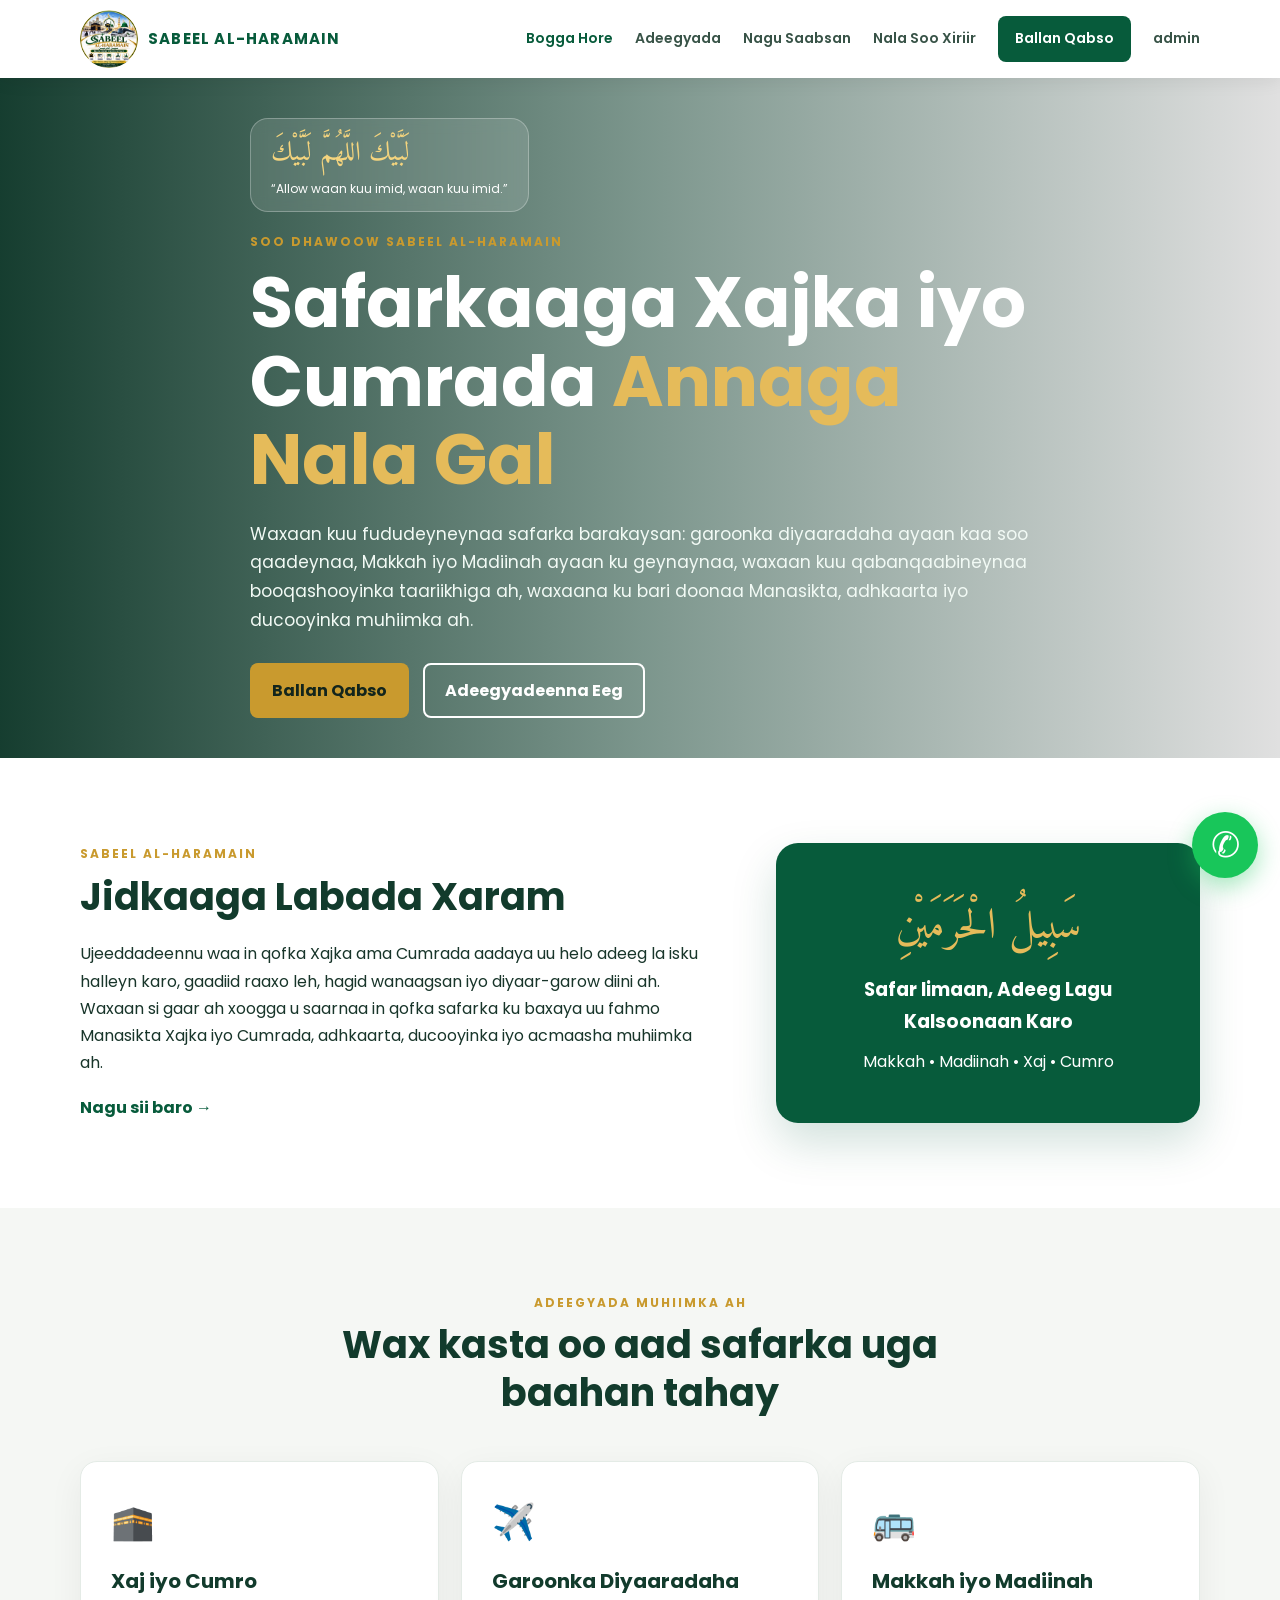
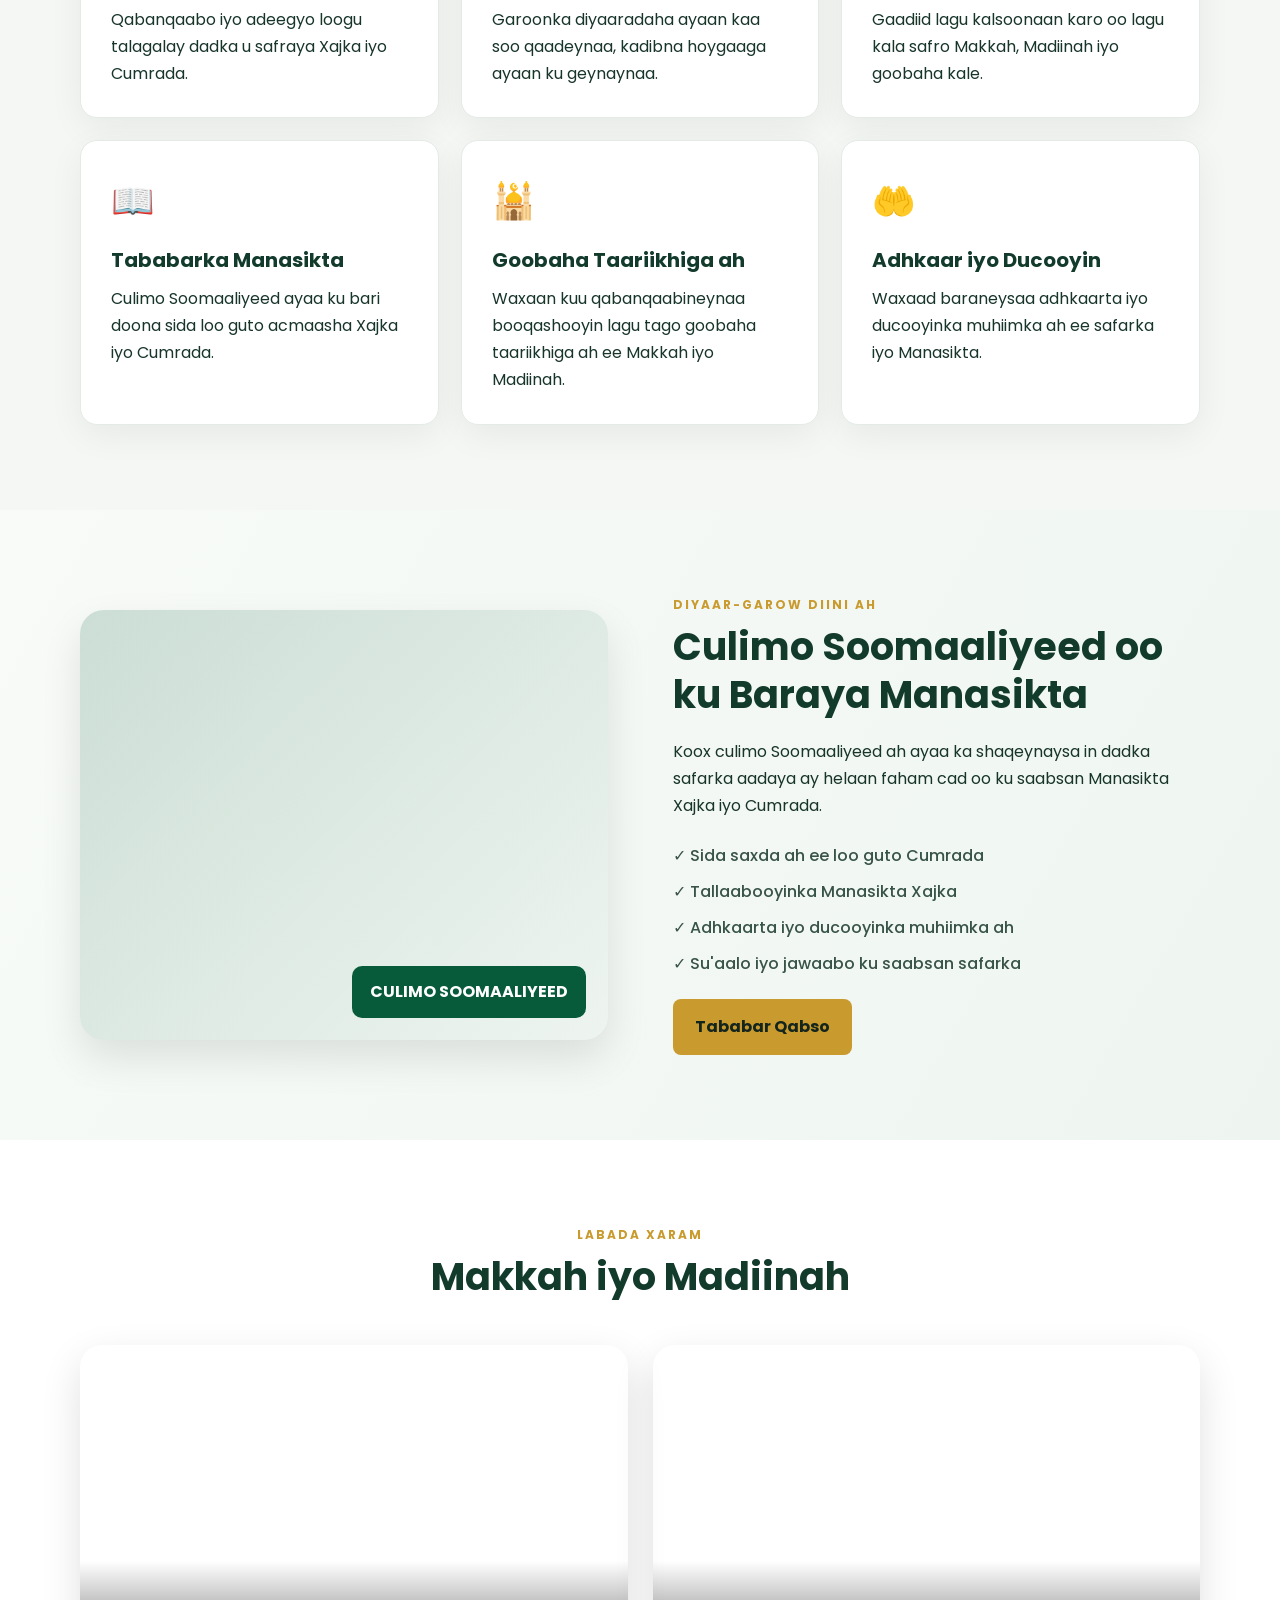
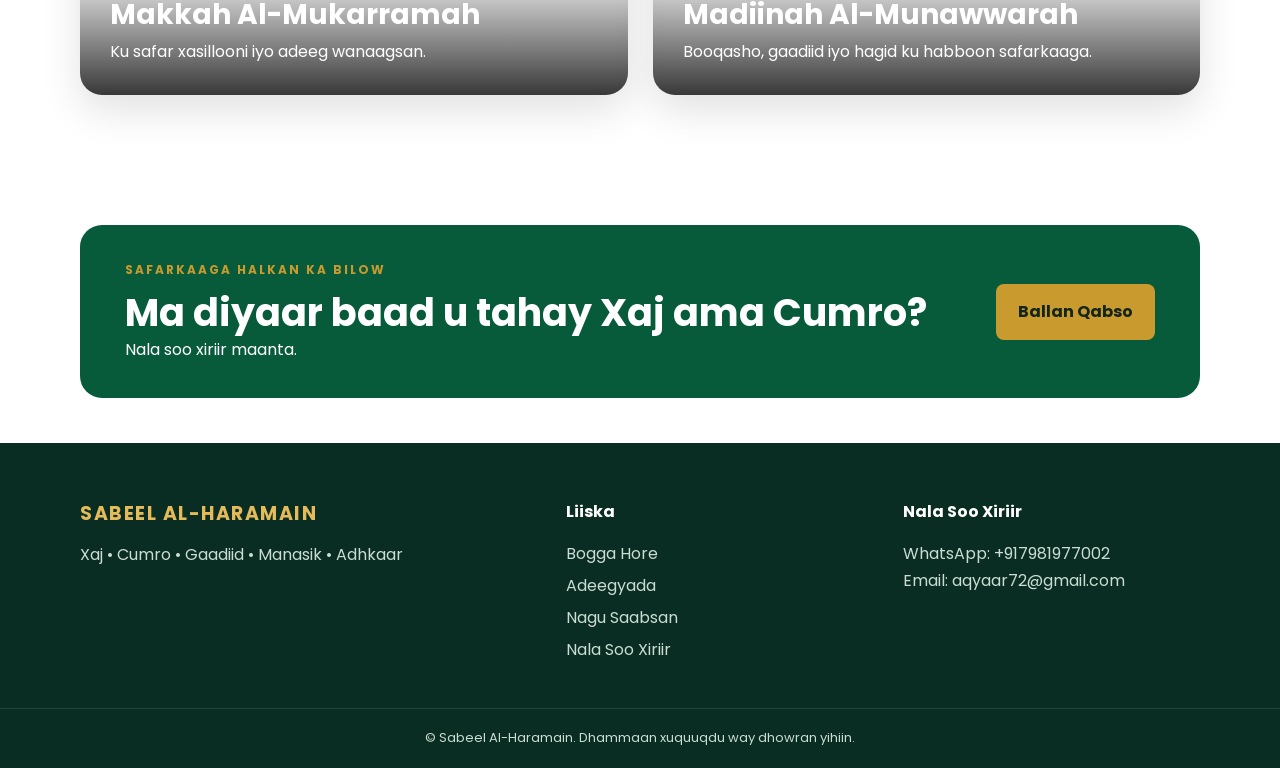
<file: index.html>
<!DOCTYPE html>
<html lang="so">
<head>
<meta charset="UTF-8"><meta name="viewport" content="width=device-width, initial-scale=1.0">
<meta name="description" content="Sabeel Al-Haramain - adeegyada Xajka, Cumrada, gaadiidka Makkah iyo Madiinah, qaadista garoonka diyaaradaha, booqashooyinka taariikhiga ah, tababarka Manasikta iyo barashada adhkaarta iyo ducooyinka.">
<title>Sabeel Al-Haramain | Xajka iyo Cumrada</title>
<link rel="stylesheet" href="css/style.css">
<link href="https://fonts.googleapis.com/css2?family=Amiri:wght@400;700&family=Poppins:wght@300;400;500;600;700&display=swap" rel="stylesheet">
</head>
<body>
<header class="header">
<div class="container nav">
<a class="brand" href="index.html"><img src="images/logo.png" alt="Astaanta Sabeel Al-Haramain"><span>SABEEL AL-HARAMAIN</span></a>
<button class="menu-btn" aria-label="Fur liiska">☰</button>
<nav id="navMenu">
<a class="active" href="index.html">Bogga Hore</a><a href="services.html">Adeegyada</a><a href="about.html">Nagu Saabsan</a><a href="contact.html">Nala Soo Xiriir</a><a class="book-btn" href="appointment.html">Ballan Qabso</a>
<a href="admin-login.html">admin</a></nav>
</div>
</header>

<section class="hero hero-home">
<div class="hero-overlay"></div>
<div class="container hero-content">
<div class="floating-dua">
<div class="dua-arabic">لَبَّيْكَ اللَّهُمَّ لَبَّيْكَ</div>
<div class="dua-so">“Allow waan kuu imid, waan kuu imid.”</div>
</div>
<p class="eyebrow">SOO DHAWOOW SABEEL AL-HARAMAIN</p>
<h1>Safarkaaga Xajka iyo Cumrada <span>Annaga Nala Gal</span></h1>
<p>Waxaan kuu fududeyneynaa safarka barakaysan: garoonka diyaaradaha ayaan kaa soo qaadeynaa, Makkah iyo Madiinah ayaan ku geynaynaa, waxaan kuu qabanqaabineynaa booqashooyinka taariikhiga ah, waxaana ku bari doonaa Manasikta, adhkaarta iyo ducooyinka muhiimka ah.</p>
<div class="hero-buttons"><a class="btn primary" href="appointment.html">Ballan Qabso</a><a class="btn outline" href="services.html">Adeegyadeenna Eeg</a></div>
</div>
</section>

<section class="welcome section">
<div class="container two-col">
<div><p class="eyebrow">SABEEL AL-HARAMAIN</p><h2>Jidkaaga Labada Xaram</h2>
<p>Ujeeddadeennu waa in qofka Xajka ama Cumrada aadaya uu helo adeeg la isku halleyn karo, gaadiid raaxo leh, hagid wanaagsan iyo diyaar-garow diini ah.</p>
<p>Waxaan si gaar ah xoogga u saarnaa in qofka safarka ku baxaya uu fahmo Manasikta Xajka iyo Cumrada, adhkaarta, ducooyinka iyo acmaasha muhiimka ah.</p>
<a class="text-link" href="about.html">Nagu sii baro →</a></div>
<div class="green-card"><div class="arabic-big">سَبِيلُ الْحَرَمَيْنِ</div><h3>Safar Iimaan, Adeeg Lagu Kalsoonaan Karo</h3><p>Makkah • Madiinah • Xaj • Cumro</p></div>
</div>
</section>

<section class="section light">
<div class="container"><div class="section-heading"><p class="eyebrow">ADEEGYADA MUHIIMKA AH</p><h2>Wax kasta oo aad safarka uga baahan tahay</h2></div>
<div class="cards">
<article class="card"><div class="icon">🕋</div><h3>Xaj iyo Cumro</h3><p>Qabanqaabo iyo adeegyo loogu talagalay dadka u safraya Xajka iyo Cumrada.</p></article>
<article class="card"><div class="icon">✈️</div><h3>Garoonka Diyaaradaha</h3><p>Garoonka diyaaradaha ayaan kaa soo qaadeynaa, kadibna hoygaaga ayaan ku geynaynaa.</p></article>
<article class="card"><div class="icon">🚌</div><h3>Makkah iyo Madiinah</h3><p>Gaadiid lagu kalsoonaan karo oo lagu kala safro Makkah, Madiinah iyo goobaha kale.</p></article>
<article class="card"><div class="icon">📖</div><h3>Tababarka Manasikta</h3><p>Culimo Soomaaliyeed ayaa ku bari doona sida loo guto acmaasha Xajka iyo Cumrada.</p></article>
<article class="card"><div class="icon">🕌</div><h3>Goobaha Taariikhiga ah</h3><p>Waxaan kuu qabanqaabineynaa booqashooyin lagu tago goobaha taariikhiga ah ee Makkah iyo Madiinah.</p></article>
<article class="card"><div class="icon">🤲</div><h3>Adhkaar iyo Ducooyin</h3><p>Waxaad baraneysaa adhkaarta iyo ducooyinka muhiimka ah ee safarka iyo Manasikta.</p></article>
</div></div>
</section>

<section class="section scholars">
<div class="container scholars-grid">
<div class="scholar-image"><div class="scholar-badge">CULIMO SOOMAALIYEED</div></div>
<div><p class="eyebrow">DIYAAR-GAROW DIINI AH</p><h2>Culimo Soomaaliyeed oo ku Baraya Manasikta</h2>
<p>Koox culimo Soomaaliyeed ah ayaa ka shaqeynaysa in dadka safarka aadaya ay helaan faham cad oo ku saabsan Manasikta Xajka iyo Cumrada.</p>
<ul class="check-list"><li>✓ Sida saxda ah ee loo guto Cumrada</li><li>✓ Tallaabooyinka Manasikta Xajka</li><li>✓ Adhkaarta iyo ducooyinka muhiimka ah</li><li>✓ Su'aalo iyo jawaabo ku saabsan safarka</li></ul>
<a class="btn primary" href="appointment.html">Tababar Qabso</a></div>
</div>
</section>

<section class="section cities">
<div class="container"><div class="section-heading"><p class="eyebrow">LABADA XARAM</p><h2>Makkah iyo Madiinah</h2></div>
<div class="city-grid"><div class="city makkah"><div><h3>Makkah Al-Mukarramah</h3><p>Ku safar xasillooni iyo adeeg wanaagsan.</p></div></div><div class="city madinah"><div><h3>Madiinah Al-Munawwarah</h3><p>Booqasho, gaadiid iyo hagid ku habboon safarkaaga.</p></div></div></div></div>
</section>

<section class="cta section"><div class="container cta-box"><div><p class="eyebrow">SAFARKAAGA HALKAN KA BILOW</p><h2>Ma diyaar baad u tahay Xaj ama Cumro?</h2><p>Nala soo xiriir maanta.</p></div><a class="btn primary" href="appointment.html">Ballan Qabso</a></div></section>

<footer class="footer"><div class="container footer-grid"><div><div class="footer-brand">SABEEL AL-HARAMAIN</div><p>Xaj • Cumro • Gaadiid • Manasik • Adhkaar</p></div><div><h4>Liiska</h4><a href="index.html">Bogga Hore</a><a href="services.html">Adeegyada</a><a href="about.html">Nagu Saabsan</a><a href="contact.html">Nala Soo Xiriir</a></div><div><h4>Nala Soo Xiriir</h4><p>WhatsApp: +917981977002</p><p>Email: aqyaar72@gmail.com</p></div></div><div class="copyright">© <span id="year"></span> Sabeel Al-Haramain. Dhammaan xuquuqdu way dhowran yihiin.</div></footer>
<a class="whatsapp-float" href="https://wa.me/917981977002" target="_blank" rel="noopener" aria-label="WhatsApp">✆<span>WhatsApp</span></a>
<script src="js/script.js"></script>
</body></html>
</file>
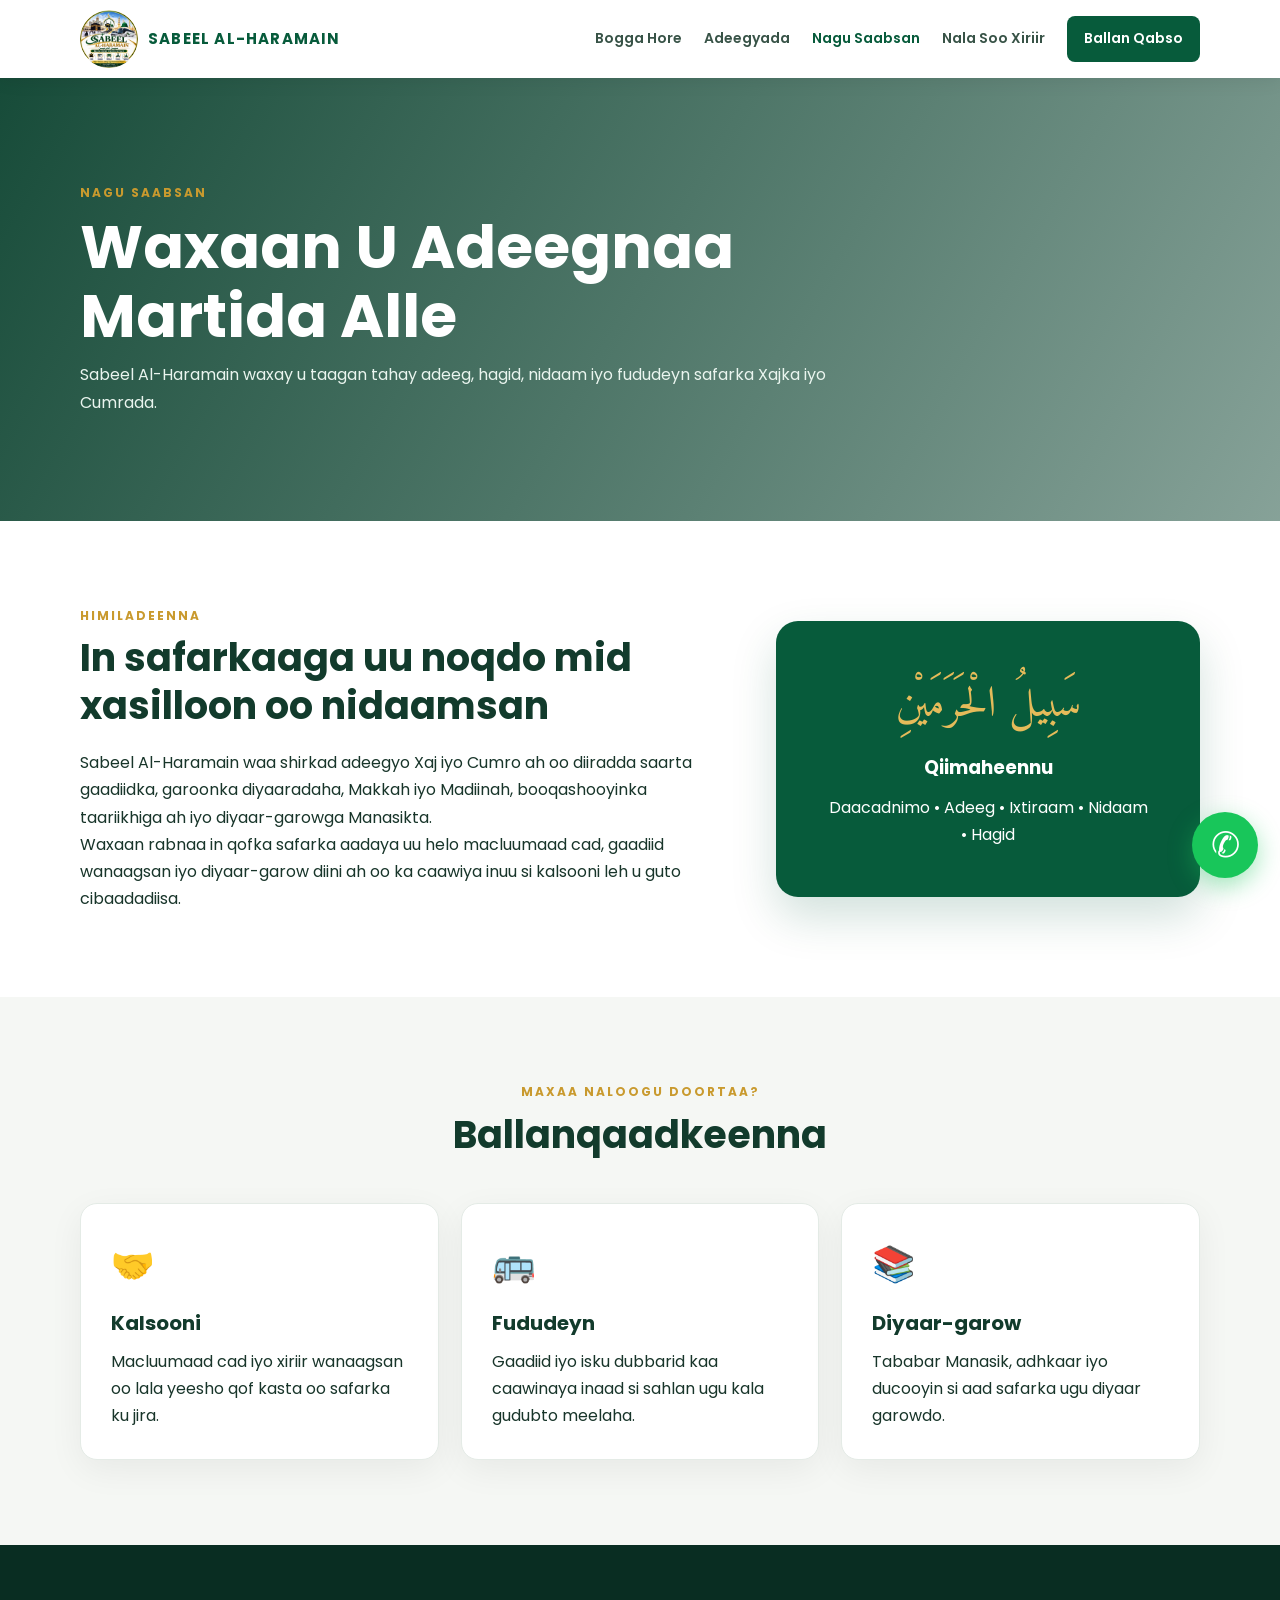
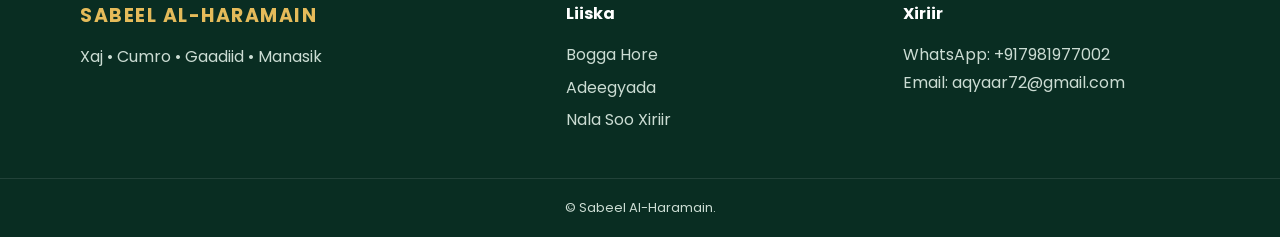
<file: about.html>
<!DOCTYPE html>
<html lang="so"><head><meta charset="UTF-8"><meta name="viewport" content="width=device-width, initial-scale=1.0"><meta name="description" content="Nagu saabsan Sabeel Al-Haramain."><title>Nagu Saabsan | Sabeel Al-Haramain</title><link rel="stylesheet" href="css/style.css"><link href="https://fonts.googleapis.com/css2?family=Amiri:wght@400;700&family=Poppins:wght@300;400;500;600;700&display=swap" rel="stylesheet"></head>
<body><header class="header"><div class="container nav"><a class="brand" href="index.html"><img src="images/logo.png" alt="Astaanta"><span>SABEEL AL-HARAMAIN</span></a><button class="menu-btn">☰</button><nav id="navMenu"><a href="index.html">Bogga Hore</a><a href="services.html">Adeegyada</a><a class="active" href="about.html">Nagu Saabsan</a><a href="contact.html">Nala Soo Xiriir</a><a class="book-btn" href="appointment.html">Ballan Qabso</a></nav></div></header>
<section class="page-hero madinah-hero"><div class="container"><p class="eyebrow">NAGU SAABSAN</p><h1>Waxaan U Adeegnaa Martida Alle</h1><p>Sabeel Al-Haramain waxay u taagan tahay adeeg, hagid, nidaam iyo fududeyn safarka Xajka iyo Cumrada.</p></div></section>
<section class="section"><div class="container two-col"><div><p class="eyebrow">HIMILADEENNA</p><h2>In safarkaaga uu noqdo mid xasilloon oo nidaamsan</h2><p>Sabeel Al-Haramain waa shirkad adeegyo Xaj iyo Cumro ah oo diiradda saarta gaadiidka, garoonka diyaaradaha, Makkah iyo Madiinah, booqashooyinka taariikhiga ah iyo diyaar-garowga Manasikta.</p><p>Waxaan rabnaa in qofka safarka aadaya uu helo macluumaad cad, gaadiid wanaagsan iyo diyaar-garow diini ah oo ka caawiya inuu si kalsooni leh u guto cibaadadiisa.</p></div><div class="green-card"><div class="arabic-big">سَبِيلُ الْحَرَمَيْنِ</div><h3>Qiimaheennu</h3><p>Daacadnimo • Adeeg • Ixtiraam • Nidaam • Hagid</p></div></div></section>
<section class="section light"><div class="container"><div class="section-heading"><p class="eyebrow">MAXAA NALOOGU DOORTAA?</p><h2>Ballanqaadkeenna</h2></div><div class="cards"><article class="card"><div class="icon">🤝</div><h3>Kalsooni</h3><p>Macluumaad cad iyo xiriir wanaagsan oo lala yeesho qof kasta oo safarka ku jira.</p></article><article class="card"><div class="icon">🚌</div><h3>Fududeyn</h3><p>Gaadiid iyo isku dubbarid kaa caawinaya inaad si sahlan ugu kala gudubto meelaha.</p></article><article class="card"><div class="icon">📚</div><h3>Diyaar-garow</h3><p>Tababar Manasik, adhkaar iyo ducooyin si aad safarka ugu diyaar garowdo.</p></article></div></div></section>
<footer class="footer"><div class="container footer-grid"><div><div class="footer-brand">SABEEL AL-HARAMAIN</div><p>Xaj • Cumro • Gaadiid • Manasik</p></div><div><h4>Liiska</h4><a href="index.html">Bogga Hore</a><a href="services.html">Adeegyada</a><a href="contact.html">Nala Soo Xiriir</a></div><div><h4>Xiriir</h4><p>WhatsApp: +917981977002</p><p>Email: aqyaar72@gmail.com</p></div></div><div class="copyright">© <span id="year"></span> Sabeel Al-Haramain.</div></footer><a class="whatsapp-float" href="https://wa.me/917981977002" target="_blank" rel="noopener">✆<span>WhatsApp</span></a><script src="js/script.js"></script></body></html>
</file>
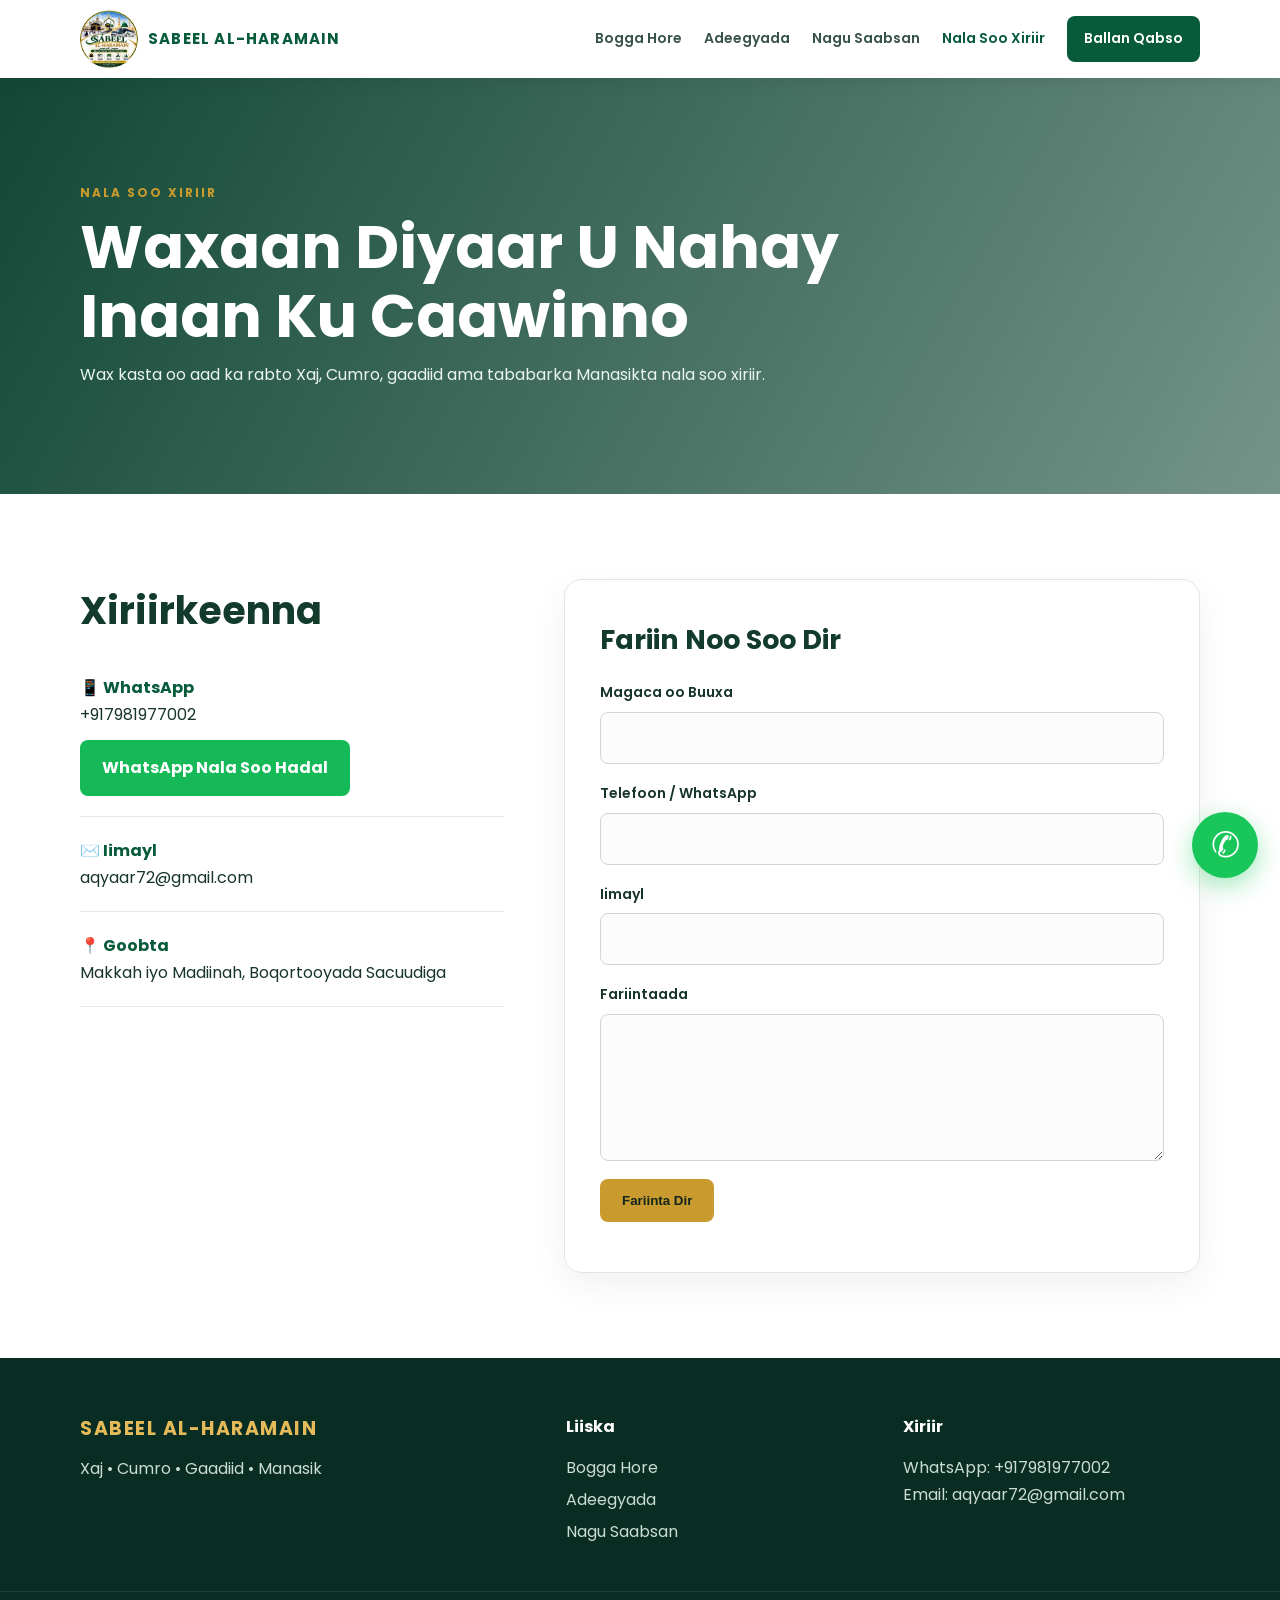
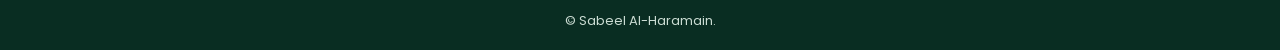
<file: contact.html>
<!DOCTYPE html>
<html lang="so"><head><meta charset="UTF-8"><meta name="viewport" content="width=device-width, initial-scale=1.0"><meta name="description" content="Nala soo xiriir Sabeel Al-Haramain."><title>Nala Soo Xiriir | Sabeel Al-Haramain</title><link rel="stylesheet" href="css/style.css"><link href="https://fonts.googleapis.com/css2?family=Amiri:wght@400;700&family=Poppins:wght@300;400;500;600;700&display=swap" rel="stylesheet"></head>
<body><header class="header"><div class="container nav"><a class="brand" href="index.html"><img src="images/logo.png" alt="Astaanta"><span>SABEEL AL-HARAMAIN</span></a><button class="menu-btn">☰</button><nav id="navMenu"><a href="index.html">Bogga Hore</a><a href="services.html">Adeegyada</a><a href="about.html">Nagu Saabsan</a><a class="active" href="contact.html">Nala Soo Xiriir</a><a class="book-btn" href="appointment.html">Ballan Qabso</a></nav></div></header>
<section class="page-hero"><div class="container"><p class="eyebrow">NALA SOO XIRIIR</p><h1>Waxaan Diyaar U Nahay Inaan Ku Caawinno</h1><p>Wax kasta oo aad ka rabto Xaj, Cumro, gaadiid ama tababarka Manasikta nala soo xiriir.</p></div></section>
<section class="section"><div class="container contact-grid"><div><h2>Xiriirkeenna</h2><div class="contact-item"><strong>📱 WhatsApp</strong><p>+917981977002</p><a class="btn whatsapp-small" href="https://wa.me/917981977002" target="_blank">WhatsApp Nala Soo Hadal</a></div><div class="contact-item"><strong>✉️ Iimayl</strong><p>aqyaar72@gmail.com</p></div><div class="contact-item"><strong>📍 Goobta</strong><p>Makkah iyo Madiinah, Boqortooyada Sacuudiga</p></div></div>
<form class="form-card" id="contactForm"><h2>Fariin Noo Soo Dir</h2><label>Magaca oo Buuxa<input type="text" name="name" required></label><label>Telefoon / WhatsApp<input type="tel" name="phone" required></label><label>Iimayl<input type="email" name="email"></label><label>Fariintaada<textarea name="message" rows="5" required></textarea></label><button class="btn primary" type="submit">Fariinta Dir</button><p class="form-note" id="contactMsg"></p></form></div></section>
<footer class="footer"><div class="container footer-grid"><div><div class="footer-brand">SABEEL AL-HARAMAIN</div><p>Xaj • Cumro • Gaadiid • Manasik</p></div><div><h4>Liiska</h4><a href="index.html">Bogga Hore</a><a href="services.html">Adeegyada</a><a href="about.html">Nagu Saabsan</a></div><div><h4>Xiriir</h4><p>WhatsApp: +917981977002</p><p>Email: aqyaar72@gmail.com</p></div></div><div class="copyright">© <span id="year"></span> Sabeel Al-Haramain.</div></footer><a class="whatsapp-float" href="https://wa.me/917981977002" target="_blank" rel="noopener">✆<span>WhatsApp</span></a><script src="js/script.js"></script></body></html>
</file>
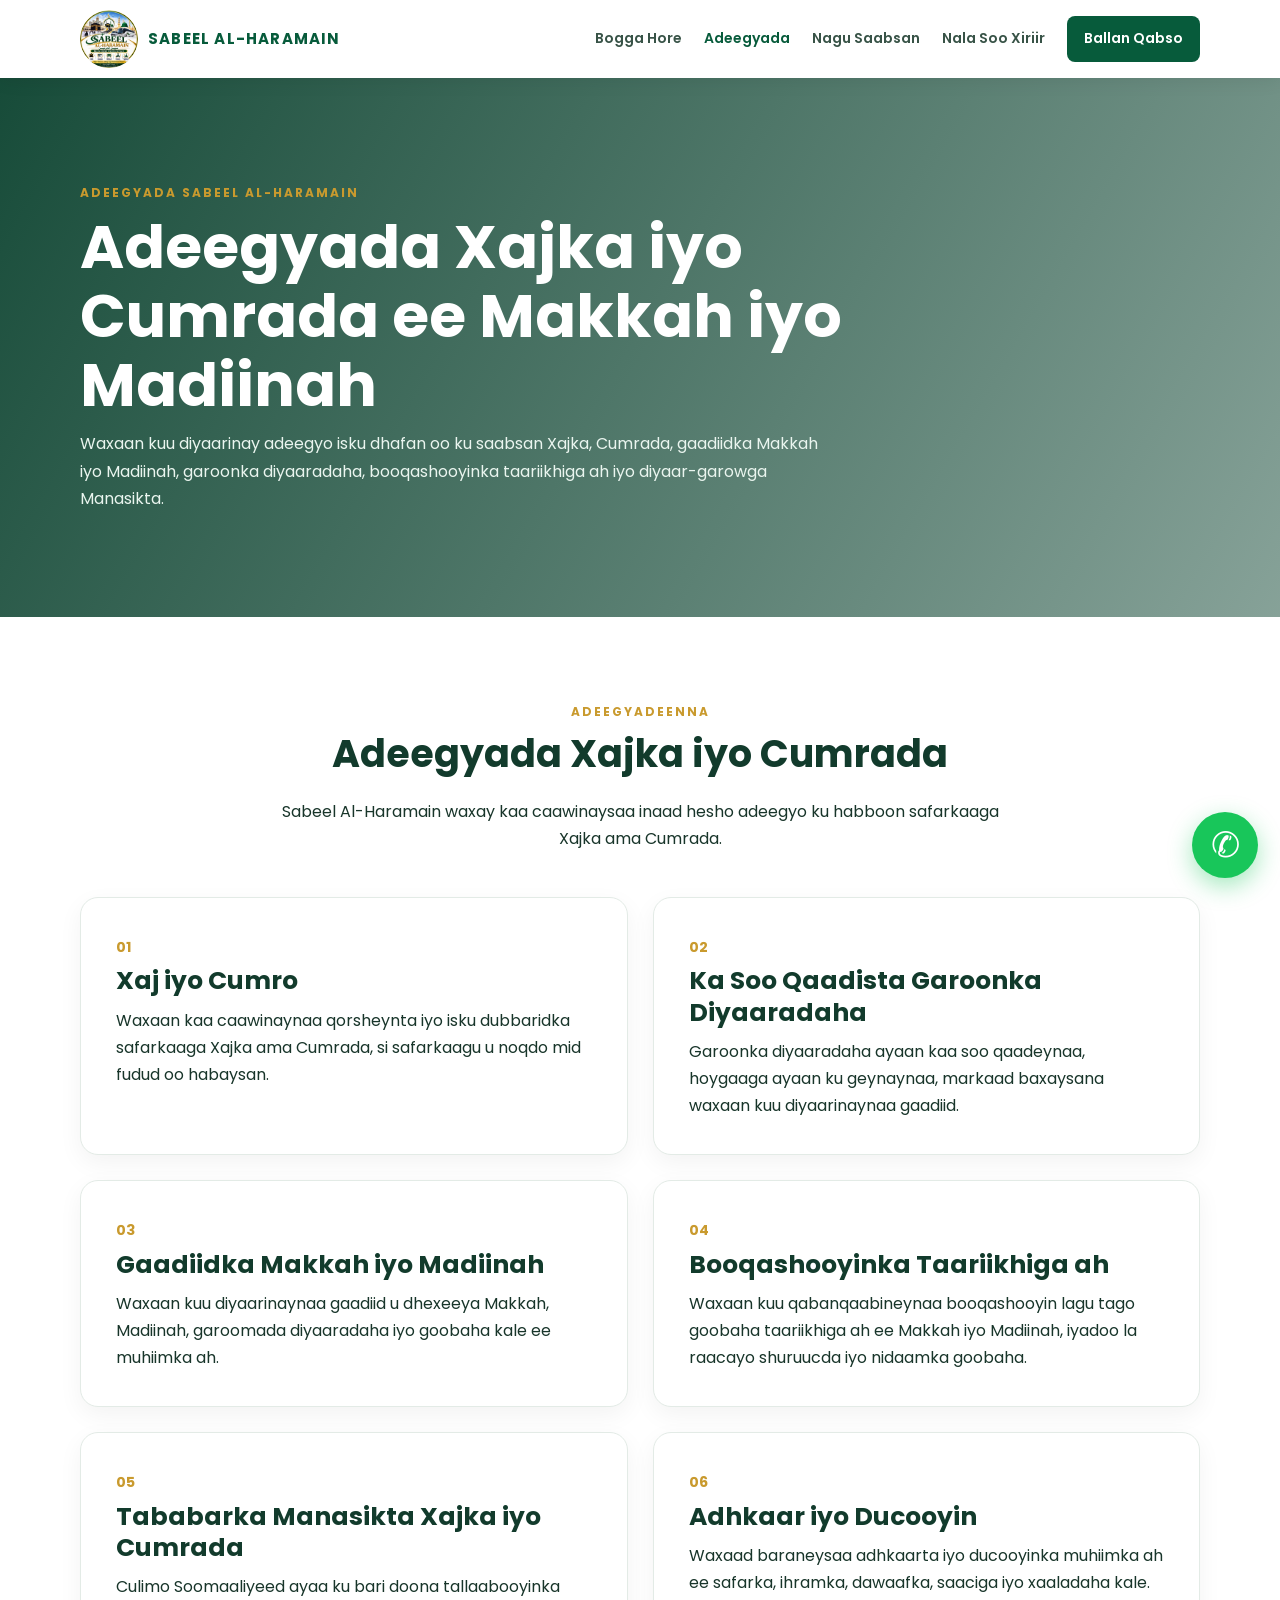
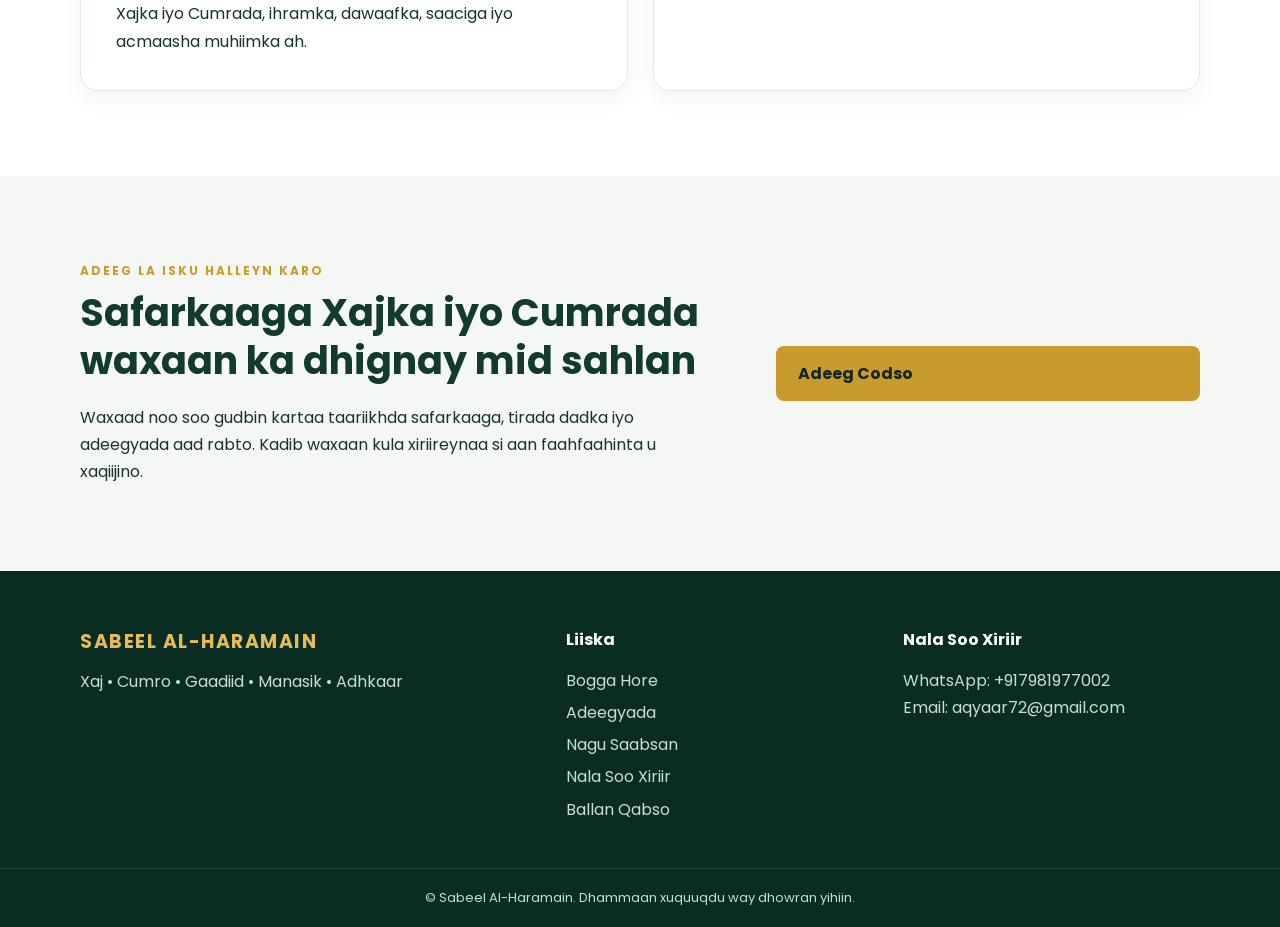
<file: services.html>
<!DOCTYPE html>
<html lang="so">
<head>
    <meta charset="UTF-8">
    <meta name="viewport" content="width=device-width, initial-scale=1.0">

    <title>Adeegyada Xajka iyo Cumrada | Sabeel Al-Haramain</title>

    <meta name="description" content="Sabeel Al-Haramain waxay bixisaa adeegyada Xajka iyo Cumrada, gaadiidka Makkah iyo Madiinah, airport pickup, booqashooyinka taariikhiga ah, tababarka Manasikta iyo adhkaarta.">

    <meta name="keywords" content="Sabeel Al-Haramain, Xajka, Cumrada, Hajj, Umrah, Makkah, Madiinah, Umrah transport, Hajj transport, airport pickup Makkah, Makkah Madinah transport, Manasikta, Somali Umrah">

    <meta name="author" content="Sabeel Al-Haramain">
    <meta name="robots" content="index, follow">

    <link rel="canonical" href="https://sabeelalharamain.com/services.html/services.html">

    <!-- Open Graph -->
    <meta property="og:type" content="website">
    <meta property="og:title" content="Adeegyada Xajka iyo Cumrada | Sabeel Al-Haramain">
    <meta property="og:description" content="Adeegyada Xajka, Cumrada, gaadiidka Makkah iyo Madiinah, airport pickup iyo diyaar-garowga Manasikta.">
    <meta property="og:url" content="https://sabeelalharamain.com/services.html/services.html">
    <meta property="og:image" content="https://sabeelalharamain.com/services.html/images/logo.png">
    <meta property="og:site_name" content="Sabeel Al-Haramain">

    <!-- Twitter -->
    <meta name="twitter:card" content="summary_large_image">
    <meta name="twitter:title" content="Adeegyada Xajka iyo Cumrada | Sabeel Al-Haramain">
    <meta name="twitter:description" content="Xaj, Cumro, gaadiidka Makkah iyo Madiinah, airport pickup iyo tababarka Manasikta.">
    <meta name="twitter:image" content="https://sabeelalharamain.com/services.html/images/logo.png">

    <link rel="stylesheet" href="css/style.css">

    <link href="https://fonts.googleapis.com/css2?family=Amiri:wght@400;700&family=Poppins:wght@300;400;500;600;700&display=swap" rel="stylesheet">
</head>

<body>

<header class="header">
    <div class="container nav">

        <a class="brand" href="index.html" aria-label="Sabeel Al-Haramain Bogga Hore">
            <img src="images/logo.png" alt="Sabeel Al-Haramain Logo">
            <span>SABEEL AL-HARAMAIN</span>
        </a>

        <button class="menu-btn" aria-label="Fur liiska" type="button">
            ☰
        </button>

        <nav id="navMenu" aria-label="Liiska website-ka">
            <a href="index.html">Bogga Hore</a>
            <a class="active" href="services.html">Adeegyada</a>
            <a href="about.html">Nagu Saabsan</a>
            <a href="contact.html">Nala Soo Xiriir</a>
            <a class="book-btn" href="appointment.html">Ballan Qabso</a>
        </nav>

    </div>
</header>

<section class="page-hero makkah-hero">
    <div class="container">

        <p class="eyebrow">ADEEGYADA SABEEL AL-HARAMAIN</p>

        <h1>Adeegyada Xajka iyo Cumrada ee Makkah iyo Madiinah</h1>

        <p>
            Waxaan kuu diyaarinay adeegyo isku dhafan oo ku saabsan Xajka,
            Cumrada, gaadiidka Makkah iyo Madiinah, garoonka diyaaradaha,
            booqashooyinka taariikhiga ah iyo diyaar-garowga Manasikta.
        </p>

    </div>
</section>

<section class="section">
    <div class="container">

        <div class="section-heading">
            <p class="eyebrow">ADEEGYADEENNA</p>
            <h2>Adeegyada Xajka iyo Cumrada</h2>
            <p>
                Sabeel Al-Haramain waxay kaa caawinaysaa inaad hesho
                adeegyo ku habboon safarkaaga Xajka ama Cumrada.
            </p>
        </div>

        <div class="service-list">

            <article class="service-box">
                <span>01</span>
                <h2>Xaj iyo Cumro</h2>
                <p>
                    Waxaan kaa caawinaynaa qorsheynta iyo isku dubbaridka
                    safarkaaga Xajka ama Cumrada, si safarkaagu u noqdo
                    mid fudud oo habaysan.
                </p>
            </article>

            <article class="service-box">
                <span>02</span>
                <h2>Ka Soo Qaadista Garoonka Diyaaradaha</h2>
                <p>
                    Garoonka diyaaradaha ayaan kaa soo qaadeynaa,
                    hoygaaga ayaan ku geynaynaa, markaad baxaysana
                    waxaan kuu diyaarinaynaa gaadiid.
                </p>
            </article>

            <article class="service-box">
                <span>03</span>
                <h2>Gaadiidka Makkah iyo Madiinah</h2>
                <p>
                    Waxaan kuu diyaarinaynaa gaadiid u dhexeeya
                    Makkah, Madiinah, garoomada diyaaradaha iyo
                    goobaha kale ee muhiimka ah.
                </p>
            </article>

            <article class="service-box">
                <span>04</span>
                <h2>Booqashooyinka Taariikhiga ah</h2>
                <p>
                    Waxaan kuu qabanqaabineynaa booqashooyin lagu tago
                    goobaha taariikhiga ah ee Makkah iyo Madiinah,
                    iyadoo la raacayo shuruucda iyo nidaamka goobaha.
                </p>
            </article>

            <article class="service-box">
                <span>05</span>
                <h2>Tababarka Manasikta Xajka iyo Cumrada</h2>
                <p>
                    Culimo Soomaaliyeed ayaa ku bari doona tallaabooyinka
                    Xajka iyo Cumrada, ihramka, dawaafka, saaciga iyo
                    acmaasha muhiimka ah.
                </p>
            </article>

            <article class="service-box">
                <span>06</span>
                <h2>Adhkaar iyo Ducooyin</h2>
                <p>
                    Waxaad baraneysaa adhkaarta iyo ducooyinka muhiimka ah
                    ee safarka, ihramka, dawaafka, saaciga iyo xaaladaha kale.
                </p>
            </article>

        </div>
    </div>
</section>

<section class="section light">
    <div class="container two-col">

        <div>
            <p class="eyebrow">ADEEG LA ISKU HALLEYN KARO</p>

            <h2>Safarkaaga Xajka iyo Cumrada waxaan ka dhignay mid sahlan</h2>

            <p>
                Waxaad noo soo gudbin kartaa taariikhda safarkaaga,
                tirada dadka iyo adeegyada aad rabto. Kadib waxaan
                kula xiriireynaa si aan faahfaahinta u xaqiijino.
            </p>
        </div>

        <a class="btn primary" href="appointment.html">
            Adeeg Codso
        </a>

    </div>
</section>

<footer class="footer">

    <div class="container footer-grid">

        <div>
            <div class="footer-brand">SABEEL AL-HARAMAIN</div>
            <p>Xaj • Cumro • Gaadiid • Manasik • Adhkaar</p>
        </div>

        <div>
            <h4>Liiska</h4>
            <a href="index.html">Bogga Hore</a>
            <a href="services.html">Adeegyada</a>
            <a href="about.html">Nagu Saabsan</a>
            <a href="contact.html">Nala Soo Xiriir</a>
            <a href="appointment.html">Ballan Qabso</a>
        </div>

        <div>
            <h4>Nala Soo Xiriir</h4>
            <p>WhatsApp: +917981977002</p>
            <p>Email: aqyaar72@gmail.com</p>
        </div>

    </div>

    <div class="copyright">
        © <span id="year"></span> Sabeel Al-Haramain. Dhammaan xuquuqdu way dhowran yihiin.
    </div>

</footer>

<a
    class="whatsapp-float"
    href="https://wa.me/917981977002"
    target="_blank"
    rel="noopener"
    aria-label="Nala soo xiriir WhatsApp"
>
    ✆
    <span>WhatsApp</span>
</a>

<script src="js/script.js"></script>

</body>
</html>
</file>
<file: css/style.css>
*{margin:0;padding:0;box-sizing:border-box}html{scroll-behavior:smooth}body{font-family:Poppins,sans-serif;color:#18352a;background:#fff;line-height:1.7}a{text-decoration:none;color:inherit}.container{width:min(1120px,92%);margin:auto}.header{position:sticky;top:0;z-index:100;background:rgba(255,255,255,.97);backdrop-filter:blur(12px);box-shadow:0 2px 18px rgba(0,0,0,.08)}.nav{min-height:78px;display:flex;align-items:center;justify-content:space-between;gap:25px}.brand{display:flex;align-items:center;gap:10px}.brand img{width:58px;height:58px;object-fit:contain;border-radius:50%}.brand span{font-weight:700;letter-spacing:1.2px;color:#075b3b;font-size:15px}nav{display:flex;align-items:center;gap:22px}nav a{font-size:14px;font-weight:600;color:#385347}nav a:hover,nav a.active{color:#075b3b}.book-btn{background:#075b3b;color:#fff!important;padding:11px 17px;border-radius:8px}.active-btn{background:#c99a2e!important;color:#132c21!important}.menu-btn{display:none;background:none;border:0;font-size:28px;color:#075b3b}.hero{min-height:680px;display:flex;align-items:center;position:relative;overflow:hidden}.hero-home{background:linear-gradient(90deg,rgba(2,45,30,.92),rgba(3,53,35,.52),rgba(0,0,0,.12)),url('https://images.unsplash.com/photo-1564769625905-50e93615e769?auto=format&fit=crop&w=2200&q=90') center/cover}.hero-content{position:relative;color:#fff;max-width:780px;z-index:2}.eyebrow{color:#c99a2e;font-size:12px;font-weight:700;letter-spacing:2px;margin-bottom:8px}.hero h1{font-size:clamp(40px,6vw,70px);line-height:1.12;margin:12px 0 20px}.hero h1 span{color:#e5bb5a}.hero p:not(.eyebrow){font-size:17px;color:#f2faf5}.hero-buttons{display:flex;gap:14px;margin-top:28px}.floating-dua{display:inline-block;background:rgba(255,255,255,.12);border:1px solid rgba(255,255,255,.28);border-radius:18px;padding:12px 20px;margin-bottom:20px;animation:floatDua 3.5s ease-in-out infinite;backdrop-filter:blur(7px)}.dua-arabic{font-family:Amiri,serif;font-size:27px;color:#f4d47e}.dua-so{font-size:12px;color:#fff;margin-top:2px}@keyframes floatDua{0%,100%{transform:translateY(0) scale(1)}50%{transform:translateY(-10px) scale(1.02)}}.section{padding:85px 0}.light{background:#f5f7f4}.two-col{display:grid;grid-template-columns:1.2fr .8fr;gap:60px;align-items:center}.section h2{font-size:38px;line-height:1.25;margin:8px 0 20px;color:#123b2c}.text-link{display:inline-block;margin-top:18px;color:#075b3b;font-weight:700}.green-card{background:#075b3b;color:#fff;border-radius:22px;padding:48px;text-align:center;box-shadow:0 20px 45px rgba(7,91,59,.18)}.arabic-big{font-family:Amiri,serif;font-size:43px;color:#e5bb5a}.green-card h3{margin:10px 0}.section-heading{text-align:center;max-width:720px;margin:0 auto 45px}.cards{display:grid;grid-template-columns:repeat(3,1fr);gap:22px}.card{background:#fff;padding:30px;border-radius:17px;box-shadow:0 10px 35px rgba(0,0,0,.06);border:1px solid #e4ebe6}.card .icon{font-size:35px;margin-bottom:12px}.card h3{font-size:20px;color:#123b2c;margin-bottom:8px}.scholars{background:linear-gradient(120deg,#f8fbf8,#eef5f0)}.scholars-grid{display:grid;grid-template-columns:1fr 1fr;gap:65px;align-items:center}.scholar-image{min-height:430px;border-radius:24px;background:linear-gradient(135deg,rgba(5,91,59,.18),rgba(5,91,59,.02)),url('https://images.unsplash.com/photo-1591604129939-f1efa4d9f7fa?auto=format&fit=crop&w=1200&q=85') center/cover;position:relative;box-shadow:0 18px 40px rgba(0,0,0,.1)}.scholar-badge{position:absolute;bottom:22px;right:22px;background:#075b3b;color:#fff;padding:12px 18px;border-radius:10px;font-weight:700}.check-list{list-style:none;margin:22px 0}.check-list li{margin:9px 0;color:#385347;font-weight:500}.city-grid{display:grid;grid-template-columns:1fr 1fr;gap:25px}.city{min-height:350px;border-radius:22px;overflow:hidden;display:flex;align-items:end;background-position:center;background-size:cover;box-shadow:0 15px 40px rgba(0,0,0,.12)}.city>div{width:100%;padding:30px;color:#fff;background:linear-gradient(transparent,rgba(0,0,0,.78))}.city h3{font-size:28px}.makkah{background-image:url('https://images.unsplash.com/photo-1548013146-72479768bada?auto=format&fit=crop&w=1400&q=85')}.madinah{background-image:url('https://images.unsplash.com/photo-1565552645632-d725f8bfc19a?auto=format&fit=crop&w=1400&q=85')}.cta{padding:45px 0}.cta-box{background:#075b3b;color:#fff;border-radius:22px;padding:35px 45px;display:flex;justify-content:space-between;align-items:center;gap:20px}.cta h2{color:#fff;margin:0}.page-hero{padding:105px 0;color:#fff;background:linear-gradient(120deg,rgba(3,60,40,.94),rgba(3,60,40,.55)),url('https://images.unsplash.com/photo-1591604129939-f1efa4d9f7fa?auto=format&fit=crop&w=2000&q=85') center/cover}.makkah-hero{background-image:linear-gradient(120deg,rgba(3,60,40,.92),rgba(3,60,40,.48)),url('https://images.unsplash.com/photo-1548013146-72479768bada?auto=format&fit=crop&w=2000&q=85')}.madinah-hero{background-image:linear-gradient(120deg,rgba(3,60,40,.92),rgba(3,60,40,.48)),url('https://images.unsplash.com/photo-1565552645632-d725f8bfc19a?auto=format&fit=crop&w=2000&q=85')}.page-hero h1{font-size:clamp(38px,5vw,60px);line-height:1.15;max-width:850px;margin:10px 0}.page-hero p:not(.eyebrow){max-width:750px;color:#eaf5ef}.service-list{display:grid;grid-template-columns:repeat(2,1fr);gap:25px}.service-box{padding:35px;border-radius:18px;background:#fff;border:1px solid #e3ebe6;box-shadow:0 8px 25px rgba(0,0,0,.05)}.service-box span{color:#c99a2e;font-size:14px;font-weight:700}.service-box h2{font-size:25px;margin:5px 0 10px}.contact-grid{display:grid;grid-template-columns:.8fr 1.2fr;gap:60px}.contact-item{padding:20px 0;border-bottom:1px solid #e5eae6}.contact-item strong{color:#075b3b}.form-card{background:#fff;border:1px solid #e1e8e3;border-radius:18px;padding:35px;box-shadow:0 12px 35px rgba(0,0,0,.06)}.form-card h2{font-size:27px;margin-bottom:25px}.form-card label{display:block;font-weight:600;font-size:14px;margin-bottom:18px}.form-card input,.form-card select,.form-card textarea{width:100%;display:block;margin-top:7px;border:1px solid #ccd8d1;border-radius:8px;padding:13px 14px;font:inherit;outline:none;background:#fbfcfb}.form-card input:focus,.form-card select:focus,.form-card textarea:focus{border-color:#0a6a45}.form-grid{display:grid;grid-template-columns:1fr 1fr;gap:0 20px}.form-wrap{max-width:900px}.form-card.large{padding:45px}.form-title{margin-bottom:20px}.form-note{margin-top:15px;color:#075b3b;font-weight:600}.btn{display:inline-block;padding:12px 20px;border-radius:8px;font-weight:700;border:2px solid transparent;transition:.25s}.btn.primary{background:#c99a2e;color:#13251c}.btn.primary:hover{transform:translateY(-2px);background:#e5bb5a}.btn.outline{border-color:#fff;color:#fff}.btn.outline:hover{background:#fff;color:#075b3b}.whatsapp-small{background:#16b957;color:#fff;margin-top:12px}.footer{background:#092d22;color:#cbdcd3;padding:55px 0 0}.footer-grid{display:grid;grid-template-columns:1.5fr 1fr 1fr;gap:40px;padding-bottom:40px}.footer-brand{color:#e5bb5a;font-weight:700;letter-spacing:1.5px;font-size:19px;margin-bottom:10px}.footer h4{color:#fff;margin-bottom:14px}.footer-grid a{display:block;margin:5px 0;color:#cbdcd3}.copyright{text-align:center;border-top:1px solid rgba(255,255,255,.1);padding:18px;font-size:13px}.whatsapp-float{position:fixed;right:22px;bottom:22px;width:66px;height:66px;border-radius:50%;background:#18c65a;color:#fff;display:flex;align-items:center;justify-content:center;font-size:35px;z-index:999;box-shadow:0 8px 25px rgba(24,198,90,.4);animation:whatsPulse 1.7s infinite}.whatsapp-float span{position:absolute;right:76px;background:#075b3b;color:#fff;font-size:12px;padding:7px 10px;border-radius:7px;white-space:nowrap;opacity:0;transform:translateX(8px);transition:.25s}.whatsapp-float:hover span{opacity:1;transform:translateX(0)}@keyframes whatsPulse{0%{transform:scale(1);box-shadow:0 0 0 0 rgba(24,198,90,.6)}70%{transform:scale(1.08);box-shadow:0 0 0 17px rgba(24,198,90,0)}100%{transform:scale(1);box-shadow:0 0 0 0 rgba(24,198,90,0)}}@media(max-width:820px){.menu-btn{display:block}nav{display:none;position:absolute;top:78px;left:0;width:100%;background:#fff;flex-direction:column;padding:20px;box-shadow:0 10px 20px rgba(0,0,0,.08)}nav.open{display:flex}.two-col,.scholars-grid,.contact-grid{grid-template-columns:1fr;gap:35px}.cards{grid-template-columns:1fr 1fr}.service-list{grid-template-columns:1fr}.city-grid{grid-template-columns:1fr}.cta-box{flex-direction:column;align-items:flex-start}.footer-grid{grid-template-columns:1fr 1fr}.form-grid{grid-template-columns:1fr}}@media(max-width:540px){.brand span{font-size:12px}.brand img{width:48px;height:48px}.hero{min-height:650px}.hero h1{font-size:41px}.hero-buttons{flex-direction:column}.cards,.footer-grid{grid-template-columns:1fr}.section{padding:65px 0}.green-card{padding:35px 20px}.arabic-big{font-size:34px}.scholar-image{min-height:320px}.whatsapp-float{width:60px;height:60px;right:16px;bottom:16px}}
</file>
